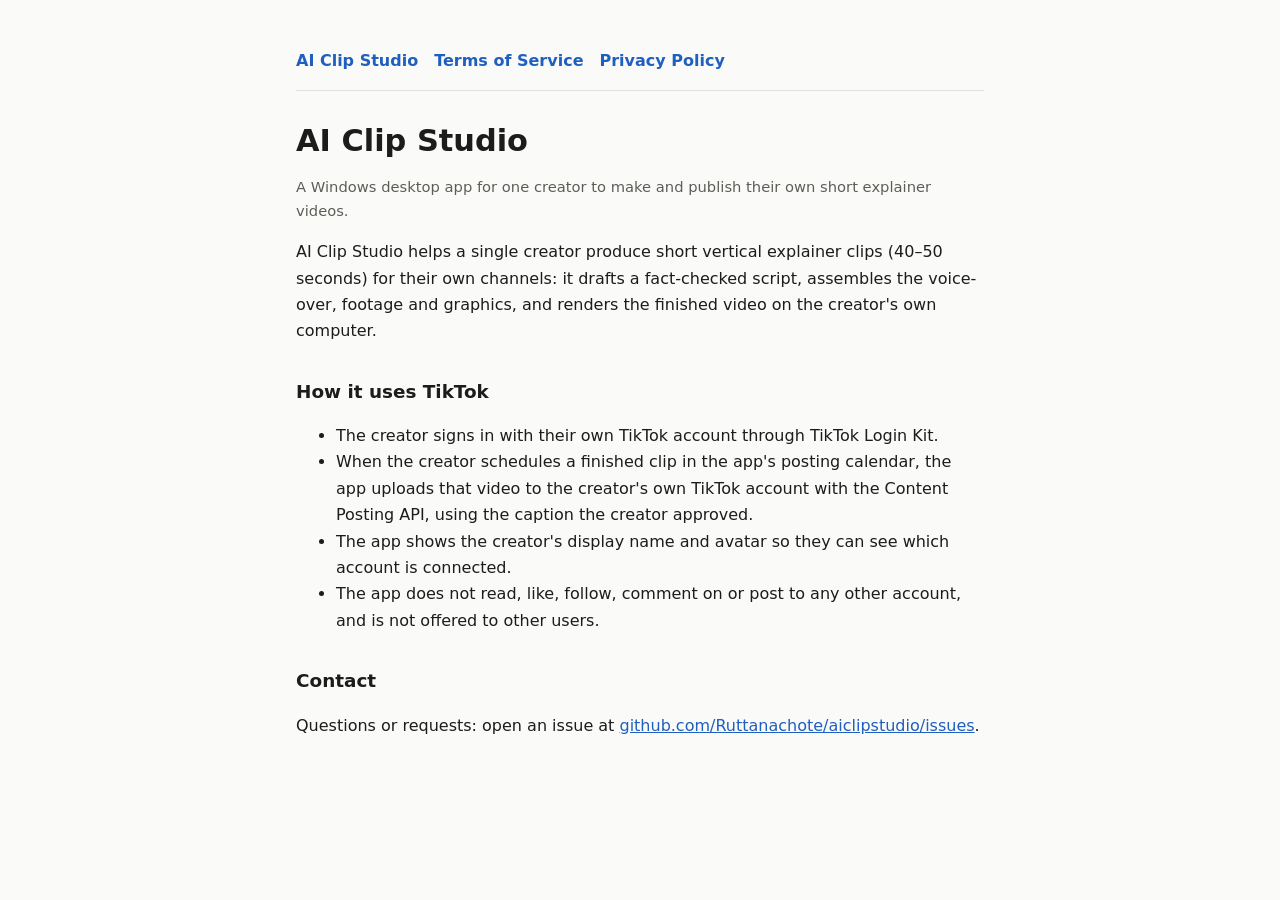
<file: index.html>
<!doctype html>
<html lang="en">
<head>
<meta charset="utf-8">
<meta name="viewport" content="width=device-width, initial-scale=1">
<title>AI Clip Studio</title>
<link rel="stylesheet" href="style.css">
</head>
<body>
<main>
<nav><a href="./">AI Clip Studio</a><a href="terms.html">Terms of Service</a><a href="privacy.html">Privacy Policy</a></nav>
<h1>AI Clip Studio</h1>
<p class="muted">A Windows desktop app for one creator to make and publish their own short explainer videos.</p>

<p>AI Clip Studio helps a single creator produce short vertical explainer clips (40–50 seconds) for their own channels: it drafts a fact-checked script, assembles the voice-over, footage and graphics, and renders the finished video on the creator's own computer.</p>

<h2>How it uses TikTok</h2>
<ul>
<li>The creator signs in with their own TikTok account through TikTok Login Kit.</li>
<li>When the creator schedules a finished clip in the app's posting calendar, the app uploads that video to the creator's own TikTok account with the Content Posting API, using the caption the creator approved.</li>
<li>The app shows the creator's display name and avatar so they can see which account is connected.</li>
<li>The app does not read, like, follow, comment on or post to any other account, and is not offered to other users.</li>
</ul>

<h2>Contact</h2>
<p>Questions or requests: open an issue at <a href="https://github.com/Ruttanachote/aiclipstudio/issues">github.com/Ruttanachote/aiclipstudio/issues</a>.</p>
</main>
</body>
</html>
</file>
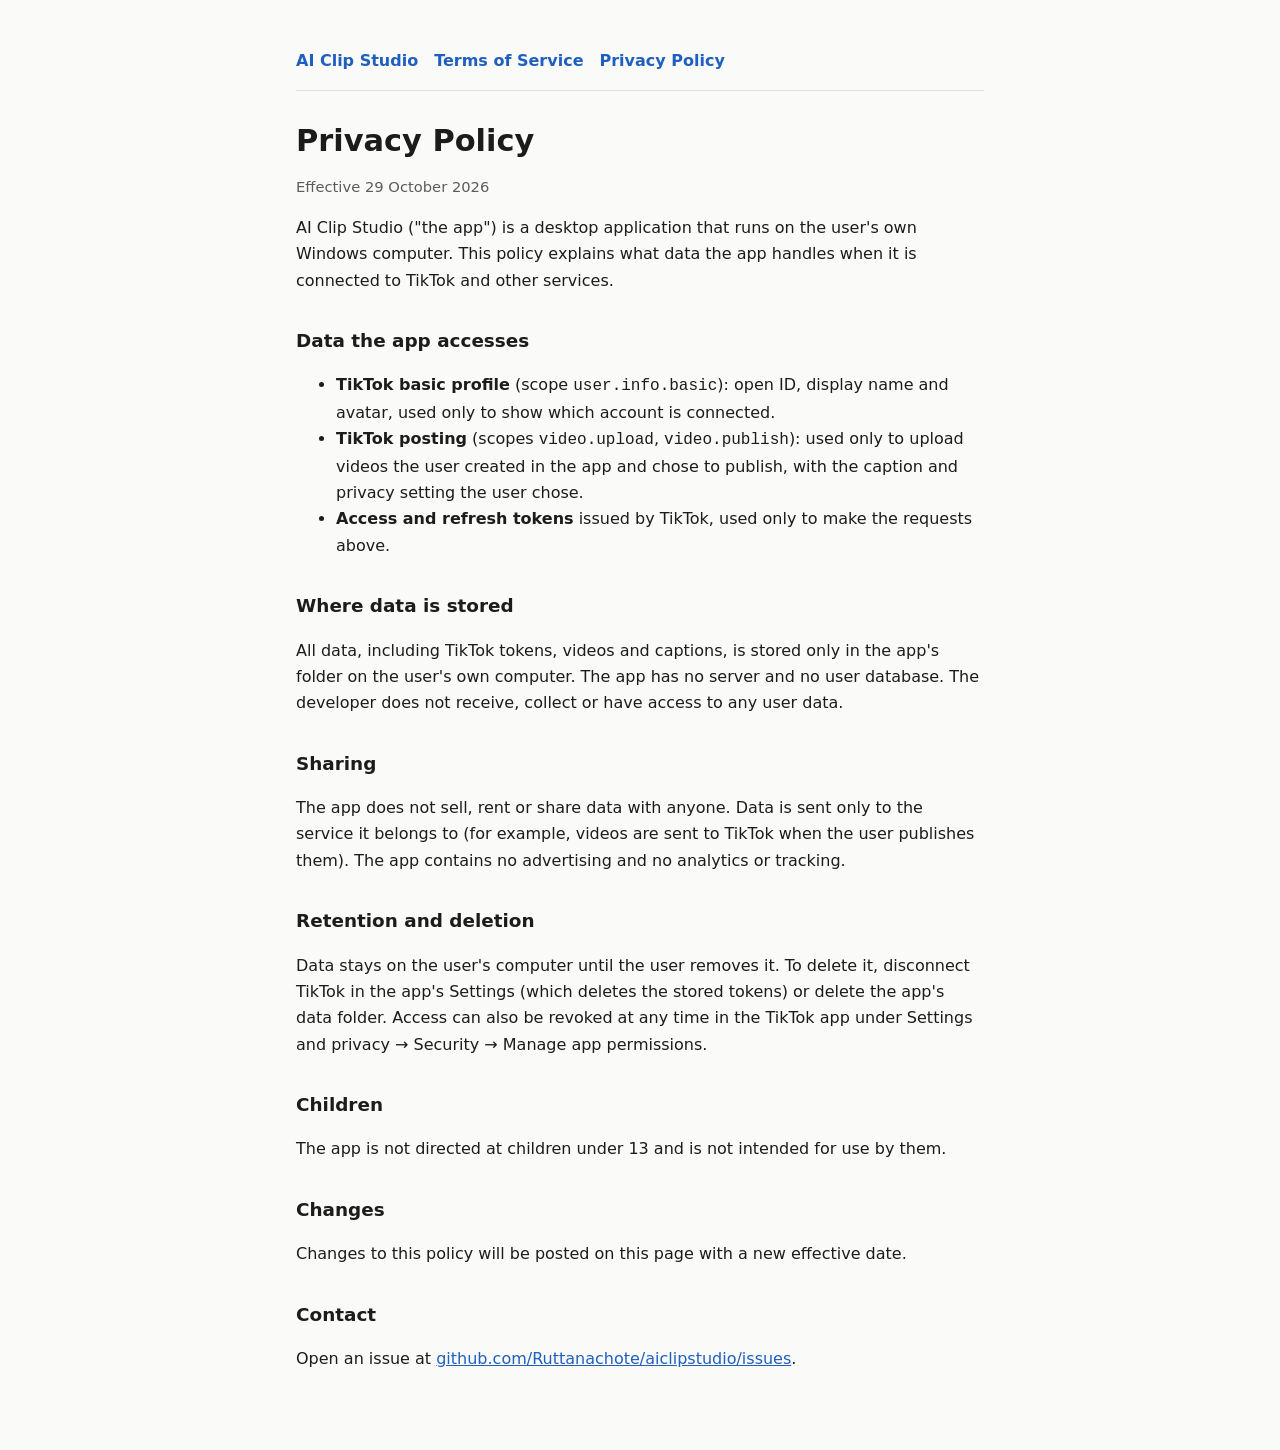
<file: privacy.html>
<!doctype html>
<html lang="en">
<head>
<meta charset="utf-8">
<meta name="viewport" content="width=device-width, initial-scale=1">
<title>Privacy Policy · AI Clip Studio</title>
<link rel="stylesheet" href="style.css">
</head>
<body>
<main>
<nav><a href="./">AI Clip Studio</a><a href="terms.html">Terms of Service</a><a href="privacy.html">Privacy Policy</a></nav>
<h1>Privacy Policy</h1>
<p class="muted">Effective 29 October 2026</p>

<p>AI Clip Studio ("the app") is a desktop application that runs on the user's own Windows computer. This policy explains what data the app handles when it is connected to TikTok and other services.</p>

<h2>Data the app accesses</h2>
<ul>
<li><b>TikTok basic profile</b> (scope <code>user.info.basic</code>): open ID, display name and avatar, used only to show which account is connected.</li>
<li><b>TikTok posting</b> (scopes <code>video.upload</code>, <code>video.publish</code>): used only to upload videos the user created in the app and chose to publish, with the caption and privacy setting the user chose.</li>
<li><b>Access and refresh tokens</b> issued by TikTok, used only to make the requests above.</li>
</ul>

<h2>Where data is stored</h2>
<p>All data, including TikTok tokens, videos and captions, is stored only in the app's folder on the user's own computer. The app has no server and no user database. The developer does not receive, collect or have access to any user data.</p>

<h2>Sharing</h2>
<p>The app does not sell, rent or share data with anyone. Data is sent only to the service it belongs to (for example, videos are sent to TikTok when the user publishes them). The app contains no advertising and no analytics or tracking.</p>

<h2>Retention and deletion</h2>
<p>Data stays on the user's computer until the user removes it. To delete it, disconnect TikTok in the app's Settings (which deletes the stored tokens) or delete the app's data folder. Access can also be revoked at any time in the TikTok app under Settings and privacy → Security → Manage app permissions.</p>

<h2>Children</h2>
<p>The app is not directed at children under 13 and is not intended for use by them.</p>

<h2>Changes</h2>
<p>Changes to this policy will be posted on this page with a new effective date.</p>

<h2>Contact</h2>
<p>Open an issue at <a href="https://github.com/Ruttanachote/aiclipstudio/issues">github.com/Ruttanachote/aiclipstudio/issues</a>.</p>
</main>
</body>
</html>
</file>
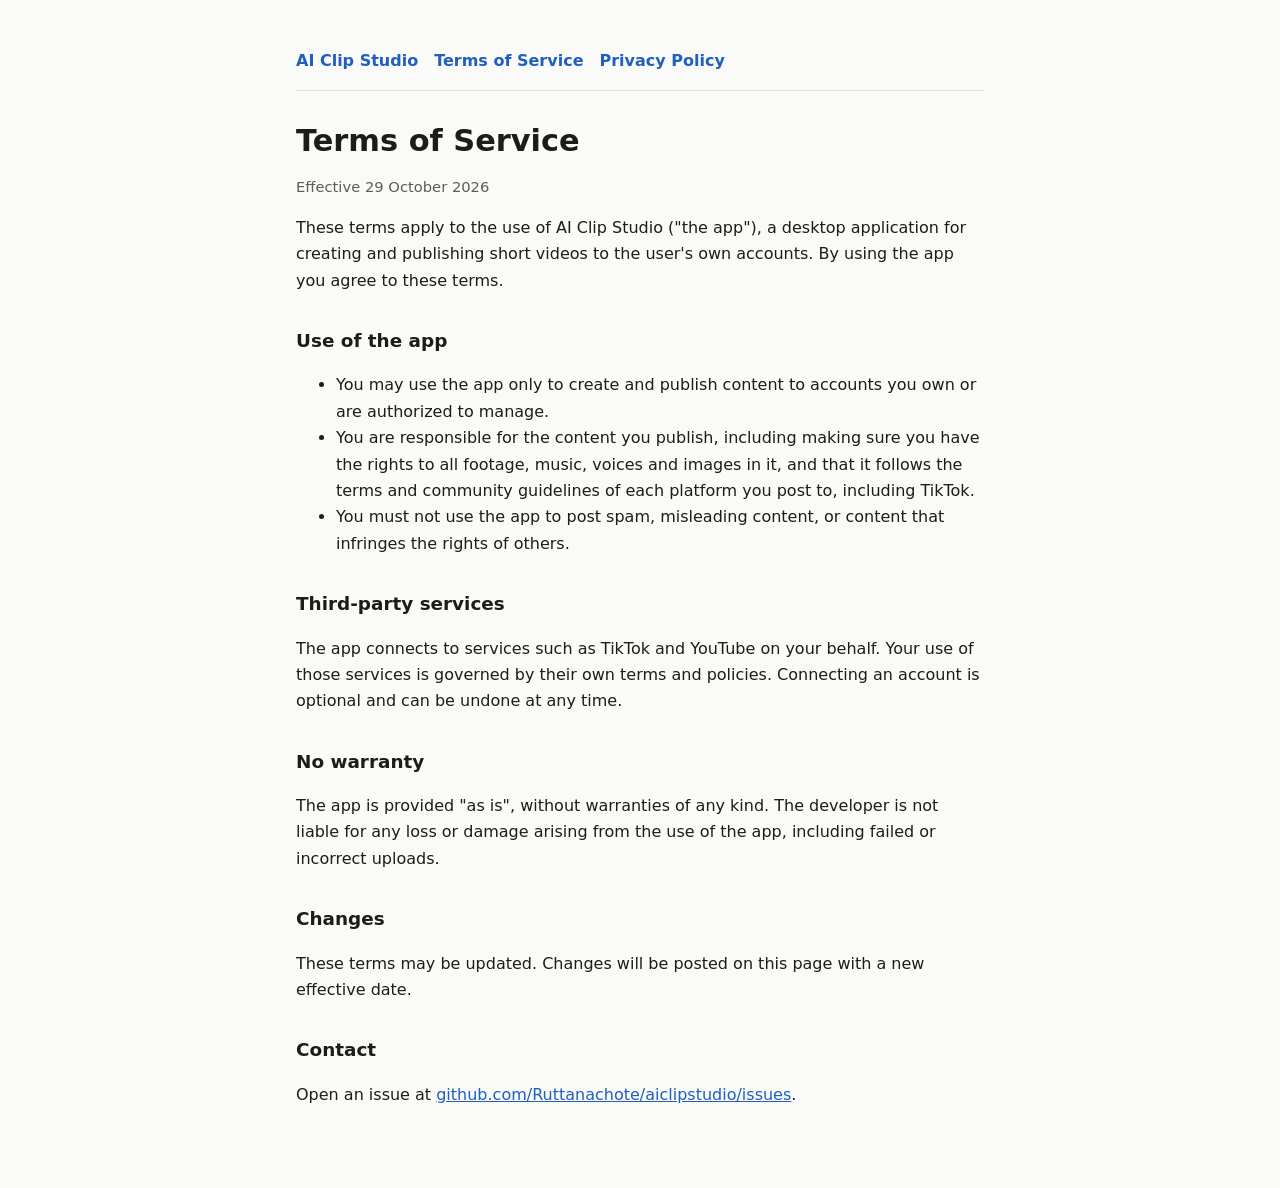
<file: terms.html>
<!doctype html>
<html lang="en">
<head>
<meta charset="utf-8">
<meta name="viewport" content="width=device-width, initial-scale=1">
<title>Terms of Service · AI Clip Studio</title>
<link rel="stylesheet" href="style.css">
</head>
<body>
<main>
<nav><a href="./">AI Clip Studio</a><a href="terms.html">Terms of Service</a><a href="privacy.html">Privacy Policy</a></nav>
<h1>Terms of Service</h1>
<p class="muted">Effective 29 October 2026</p>

<p>These terms apply to the use of AI Clip Studio ("the app"), a desktop application for creating and publishing short videos to the user's own accounts. By using the app you agree to these terms.</p>

<h2>Use of the app</h2>
<ul>
<li>You may use the app only to create and publish content to accounts you own or are authorized to manage.</li>
<li>You are responsible for the content you publish, including making sure you have the rights to all footage, music, voices and images in it, and that it follows the terms and community guidelines of each platform you post to, including TikTok.</li>
<li>You must not use the app to post spam, misleading content, or content that infringes the rights of others.</li>
</ul>

<h2>Third-party services</h2>
<p>The app connects to services such as TikTok and YouTube on your behalf. Your use of those services is governed by their own terms and policies. Connecting an account is optional and can be undone at any time.</p>

<h2>No warranty</h2>
<p>The app is provided "as is", without warranties of any kind. The developer is not liable for any loss or damage arising from the use of the app, including failed or incorrect uploads.</p>

<h2>Changes</h2>
<p>These terms may be updated. Changes will be posted on this page with a new effective date.</p>

<h2>Contact</h2>
<p>Open an issue at <a href="https://github.com/Ruttanachote/aiclipstudio/issues">github.com/Ruttanachote/aiclipstudio/issues</a>.</p>
</main>
</body>
</html>
</file>
<file: style.css>
:root { --bg: #fafaf8; --fg: #1c1c1a; --muted: #5d5d58; --line: #e2e1dc; --link: #1f5fbf; }
@media (prefers-color-scheme: dark) { :root { --bg: #161615; --fg: #ecebe6; --muted: #a3a29c; --line: #2e2e2b; --link: #7fb0ff; } }
* { box-sizing: border-box; }
body { margin: 0; background: var(--bg); color: var(--fg); font: 16px/1.65 system-ui, -apple-system, "Segoe UI", "Noto Sans Thai", sans-serif; }
main { max-width: 720px; margin: 0 auto; padding: 48px 16px 64px; }
h1 { font-size: 1.9rem; line-height: 1.2; margin: 0 0 8px; }
h2 { font-size: 1.15rem; margin: 32px 0 8px; }
p, li { color: var(--fg); }
.muted { color: var(--muted); font-size: .92rem; }
a { color: var(--link); }
nav { display: flex; gap: 16px; flex-wrap: wrap; padding-bottom: 16px; margin-bottom: 32px; border-bottom: 1px solid var(--line); }
nav a { text-decoration: none; font-weight: 600; }
</file>
